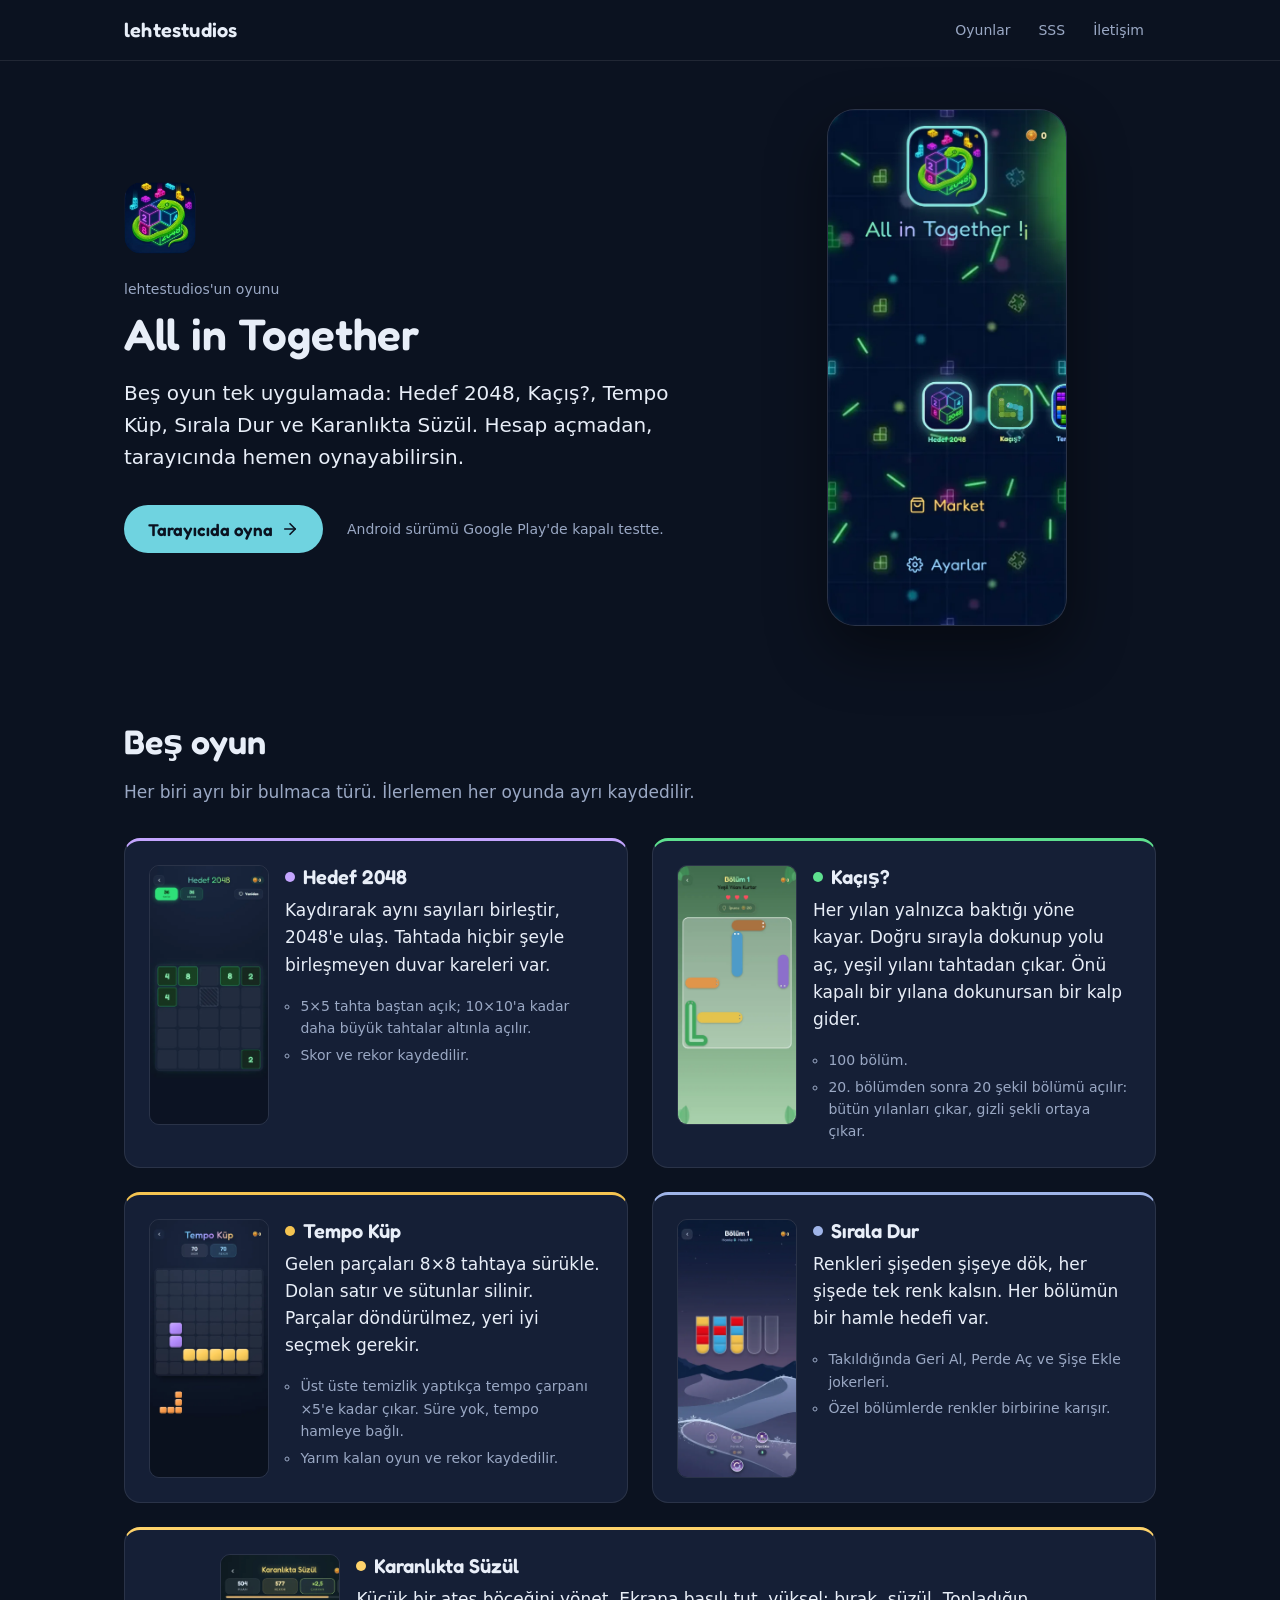
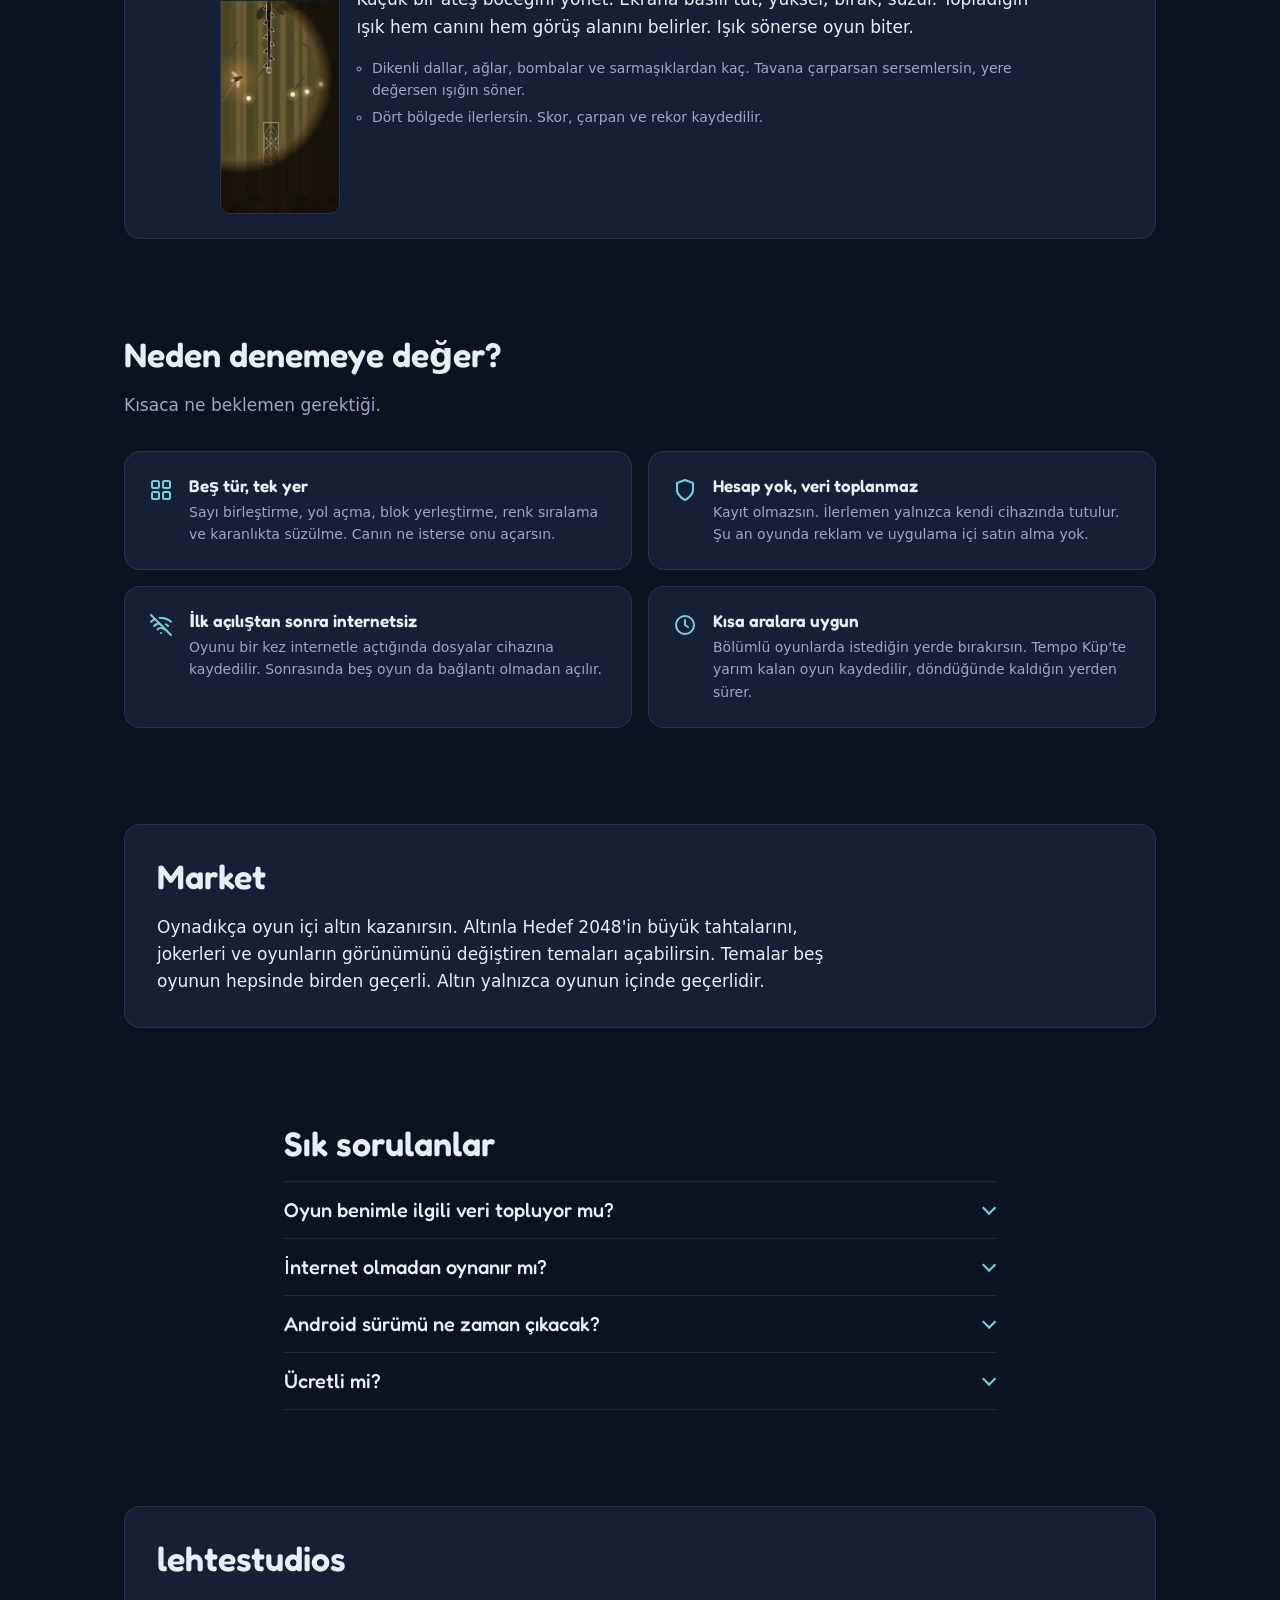
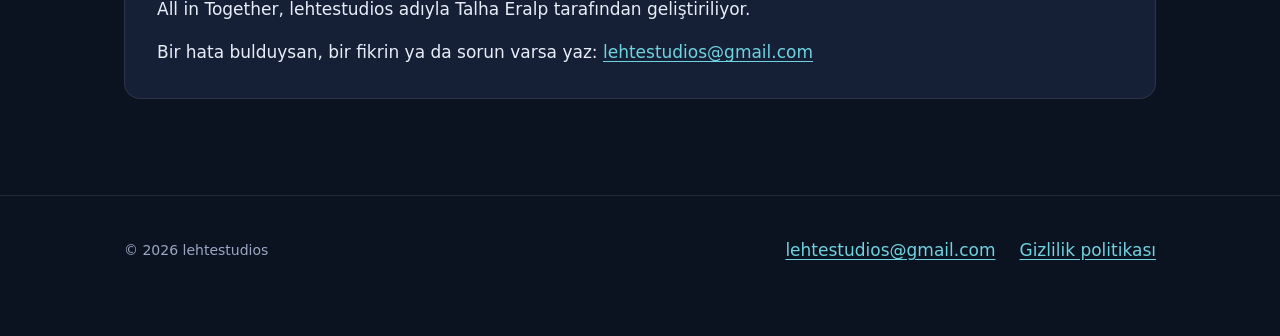
<file: index.html>
<!DOCTYPE html>
<html lang="tr">
<head>
<meta charset="UTF-8">
<meta name="viewport" content="width=device-width, initial-scale=1">
<title>All in Together — lehtestudios</title>
<meta name="description" content="All in Together: Hedef 2048, Kaçış?, Tempo Küp, Sırala Dur ve Karanlıkta Süzül tek uygulamada. Hesap gerekmez, veri toplamaz, ilk açılıştan sonra internetsiz de oynanır. lehtestudios tarafından geliştiriliyor.">
<meta name="author" content="lehtestudios (Talha Eralp)">
<meta name="theme-color" content="#0B1220">
<link rel="canonical" href="https://alehte.github.io/">

<meta property="og:type" content="website">
<meta property="og:locale" content="tr_TR">
<meta property="og:site_name" content="lehtestudios">
<meta property="og:title" content="All in Together — lehtestudios">
<meta property="og:description" content="Beş oyun tek uygulamada: Hedef 2048, Kaçış?, Tempo Küp, Sırala Dur ve Karanlıkta Süzül. Tarayıcıda oynanır, hesap gerekmez.">
<meta property="og:url" content="https://alehte.github.io/">
<meta property="og:image" content="https://alehte.github.io/img/og.png">
<meta property="og:image:width" content="1200">
<meta property="og:image:height" content="630">
<meta property="og:image:alt" content="All in Together oyun ikonu ve beş oyunun kartları">
<meta name="twitter:card" content="summary_large_image">

<link rel="icon" href="/favicon.ico" sizes="32x32">
<link rel="icon" href="/img/favicon-32.png" type="image/png" sizes="32x32">
<link rel="icon" href="/img/icon-192.png" type="image/png" sizes="192x192">
<link rel="apple-touch-icon" href="/img/apple-touch-icon.png">
<link rel="preload" href="/fonts/fredoka-latin.woff2" as="font" type="font/woff2" crossorigin>
<link rel="stylesheet" href="/css/site.css">
</head>
<body>
<a class="skip-link" href="#icerik">İçeriğe geç</a>

<header class="site-header">
  <div class="wrap">
    <a class="brand" href="/">lehtestudios</a>
    <nav class="site-nav" aria-label="Sayfa içi">
      <ul>
        <li><a href="#oyunlar">Oyunlar</a></li>
        <li><a href="#sss">SSS</a></li>
        <li><a href="#iletisim">İletişim</a></li>
      </ul>
    </nav>
  </div>
</header>

<main id="icerik">
  <section class="hero" aria-labelledby="baslik">
    <div class="wrap">
      <div>
        <img class="hero-icon" src="/img/app-icon.webp" width="72" height="72" alt="">
        <p class="eyebrow">lehtestudios'un oyunu</p>
        <h1 id="baslik">All in Together</h1>
        <p class="hero-lead">Beş oyun tek uygulamada: Hedef 2048, Kaçış?, Tempo Küp, Sırala Dur ve Karanlıkta Süzül. Hesap açmadan, tarayıcında hemen oynayabilirsin.</p>
        <div class="actions">
          <a class="button" href="https://alehte.github.io/Oyunum/">
            Tarayıcıda oyna
            <svg viewBox="0 0 24 24" fill="none" stroke="currentColor" stroke-width="2.2" stroke-linecap="round" stroke-linejoin="round" aria-hidden="true"><path d="M5 12h14"/><path d="m12 5 7 7-7 7"/></svg>
          </a>
          <p class="note">Android sürümü Google Play'de kapalı testte.</p>
        </div>
      </div>
      <div class="phone">
        <img src="/img/ana-ekran.webp" width="540" height="1169" alt="All in Together ana ekranı: oyun ikonu, kaydırılabilen oyun listesi, Market ve Ayarlar düğmeleri.">
      </div>
    </div>
  </section>

  <section class="section" id="oyunlar" aria-labelledby="oyunlar-baslik">
    <div class="wrap">
      <h2 id="oyunlar-baslik">Beş oyun</h2>
      <p class="section-lead">Her biri ayrı bir bulmaca türü. İlerlemen her oyunda ayrı kaydedilir.</p>
      <ul class="games">
        <li class="game game--2048">
          <img src="/img/hedef-2048.webp" width="540" height="1169" loading="lazy" alt="Hedef 2048 oyun ekranı: 5×5 tahtada sayılar, skor ve rekor.">
          <div>
            <h3>Hedef 2048</h3>
            <p>Kaydırarak aynı sayıları birleştir, 2048'e ulaş. Tahtada hiçbir şeyle birleşmeyen duvar kareleri var.</p>
            <ul>
              <li>5×5 tahta baştan açık; 10×10'a kadar daha büyük tahtalar altınla açılır.</li>
              <li>Skor ve rekor kaydedilir.</li>
            </ul>
          </div>
        </li>
        <li class="game game--kacis">
          <img src="/img/kacis.webp" width="540" height="1169" loading="lazy" alt="Kaçış? bölüm 1 ekranı: tahtada renkli yılanlar, üç kalp ve ipucu düğmesi.">
          <div>
            <h3>Kaçış?</h3>
            <p>Her yılan yalnızca baktığı yöne kayar. Doğru sırayla dokunup yolu aç, yeşil yılanı tahtadan çıkar. Önü kapalı bir yılana dokunursan bir kalp gider.</p>
            <ul>
              <li>100 bölüm.</li>
              <li>20. bölümden sonra 20 şekil bölümü açılır: bütün yılanları çıkar, gizli şekli ortaya çıkar.</li>
            </ul>
          </div>
        </li>
        <li class="game game--tempo">
          <img src="/img/tempo-kup.webp" width="540" height="1169" loading="lazy" alt="Tempo Küp oyun ekranı: 8×8 tahtaya yerleştirilmiş parçalar ve sıradaki parça.">
          <div>
            <h3>Tempo Küp</h3>
            <p>Gelen parçaları 8×8 tahtaya sürükle. Dolan satır ve sütunlar silinir. Parçalar döndürülmez, yeri iyi seçmek gerekir.</p>
            <ul>
              <li>Üst üste temizlik yaptıkça tempo çarpanı ×5'e kadar çıkar. Süre yok, tempo hamleye bağlı.</li>
              <li>Yarım kalan oyun ve rekor kaydedilir.</li>
            </ul>
          </div>
        </li>
        <li class="game game--sirala">
          <img src="/img/sirala-dur.webp" width="540" height="1169" loading="lazy" alt="Sırala Dur bölüm 1 ekranı: karışık renkli şişeler, iki boş şişe ve joker düğmeleri.">
          <div>
            <h3>Sırala Dur</h3>
            <p>Renkleri şişeden şişeye dök, her şişede tek renk kalsın. Her bölümün bir hamle hedefi var.</p>
            <ul>
              <li>Takıldığında Geri Al, Perde Aç ve Şişe Ekle jokerleri.</li>
              <li>Özel bölümlerde renkler birbirine karışır.</li>
            </ul>
          </div>
        </li>
        <li class="game game--ates">
          <img src="/img/karanlikta-suzul.webp" width="540" height="1169" loading="lazy" alt="Karanlıkta Süzül oyun ekranı: ışığın aydınlattığı ormanda bir ateş böceği, dikenli dal ve toplanacak ışıklar.">
          <div>
            <h3>Karanlıkta Süzül</h3>
            <p>Küçük bir ateş böceğini yönet. Ekrana basılı tut, yüksel; bırak, süzül. Topladığın ışık hem canını hem görüş alanını belirler. Işık sönerse oyun biter.</p>
            <ul>
              <li>Dikenli dallar, ağlar, bombalar ve sarmaşıklardan kaç. Tavana çarparsan sersemlersin, yere değersen ışığın söner.</li>
              <li>Dört bölgede ilerlersin. Skor, çarpan ve rekor kaydedilir.</li>
            </ul>
          </div>
        </li>
      </ul>
    </div>
  </section>

  <section class="section" aria-labelledby="neden-baslik">
    <div class="wrap">
      <h2 id="neden-baslik">Neden denemeye değer?</h2>
      <p class="section-lead">Kısaca ne beklemen gerektiği.</p>
      <ul class="facts">
        <li class="fact">
          <svg viewBox="0 0 24 24" fill="none" stroke="currentColor" stroke-width="2" stroke-linecap="round" stroke-linejoin="round" aria-hidden="true"><rect x="3" y="3" width="7" height="7" rx="1.5"/><rect x="14" y="3" width="7" height="7" rx="1.5"/><rect x="3" y="14" width="7" height="7" rx="1.5"/><rect x="14" y="14" width="7" height="7" rx="1.5"/></svg>
          <div>
            <h3>Beş tür, tek yer</h3>
            <p>Sayı birleştirme, yol açma, blok yerleştirme, renk sıralama ve karanlıkta süzülme. Canın ne isterse onu açarsın.</p>
          </div>
        </li>
        <li class="fact">
          <svg viewBox="0 0 24 24" fill="none" stroke="currentColor" stroke-width="2" stroke-linecap="round" stroke-linejoin="round" aria-hidden="true"><path d="M12 22s8-4 8-10V5l-8-3-8 3v7c0 6 8 10 8 10Z"/></svg>
          <div>
            <h3>Hesap yok, veri toplanmaz</h3>
            <p>Kayıt olmazsın. İlerlemen yalnızca kendi cihazında tutulur. Şu an oyunda reklam ve uygulama içi satın alma yok.</p>
          </div>
        </li>
        <li class="fact">
          <svg viewBox="0 0 24 24" fill="none" stroke="currentColor" stroke-width="2" stroke-linecap="round" stroke-linejoin="round" aria-hidden="true"><path d="M2 2l20 20"/><path d="M8.5 16.5a5 5 0 0 1 7 0"/><path d="M2 8.82a15 15 0 0 1 4.17-2.65"/><path d="M10.66 5c4.01-.36 8.14.9 11.34 3.76"/><path d="M16.85 11.25a10 10 0 0 1 2.22 1.68"/><path d="M5 13a10 10 0 0 1 5.24-2.76"/><path d="M12 20h.01"/></svg>
          <div>
            <h3>İlk açılıştan sonra internetsiz</h3>
            <p>Oyunu bir kez internetle açtığında dosyalar cihazına kaydedilir. Sonrasında beş oyun da bağlantı olmadan açılır.</p>
          </div>
        </li>
        <li class="fact">
          <svg viewBox="0 0 24 24" fill="none" stroke="currentColor" stroke-width="2" stroke-linecap="round" stroke-linejoin="round" aria-hidden="true"><circle cx="12" cy="12" r="9"/><path d="M12 7v5l3 2"/></svg>
          <div>
            <h3>Kısa aralara uygun</h3>
            <p>Bölümlü oyunlarda istediğin yerde bırakırsın. Tempo Küp'te yarım kalan oyun kaydedilir, döndüğünde kaldığın yerden sürer.</p>
          </div>
        </li>
      </ul>
    </div>
  </section>

  <section class="section" aria-labelledby="market-baslik">
    <div class="wrap">
      <div class="panel">
        <h2 id="market-baslik">Market</h2>
        <p>Oynadıkça oyun içi altın kazanırsın. Altınla Hedef 2048'in büyük tahtalarını, jokerleri ve oyunların görünümünü değiştiren temaları açabilirsin. Temalar beş oyunun hepsinde birden geçerli. Altın yalnızca oyunun içinde geçerlidir.</p>
      </div>
    </div>
  </section>

  <section class="section" id="sss" aria-labelledby="sss-baslik">
    <div class="wrap faq">
      <h2 id="sss-baslik">Sık sorulanlar</h2>
      <details>
        <summary>Oyun benimle ilgili veri topluyor mu?</summary>
        <div>
          <p>Hayır. Oyun kişisel veri toplamaz, saklamaz ve paylaşmaz. Açılan bölümler, rekorlar ve ayarlar yalnızca senin cihazında durur. Ayrıntılar <a href="https://alehte.github.io/Oyunum/gizlilik.html">gizlilik politikasında</a>.</p>
        </div>
      </details>
      <details>
        <summary>İnternet olmadan oynanır mı?</summary>
        <div>
          <p>Evet, ilk açılıştan sonra. İlk açılışta oyun dosyalarını indirir ve cihazına kaydeder. Bundan sonra beş oyun da internet olmadan açılır. Güncellemeler için ara sıra bağlanman yeterli.</p>
        </div>
      </details>
      <details>
        <summary>Android sürümü ne zaman çıkacak?</summary>
        <div>
          <p>Google Play'de kapalı test aşamasında. Herkese açık yayın için henüz bir tarih yok. O zamana kadar oyunu telefonunun tarayıcısında oynayabilirsin.</p>
        </div>
      </details>
      <details>
        <summary>Ücretli mi?</summary>
        <div>
          <p>Hayır, ücretsiz. Şu an oyunda reklam ve uygulama içi satın alma yok. Bu değişirse gizlilik politikası değişiklikten önce güncellenir.</p>
        </div>
      </details>
    </div>
  </section>

  <section class="section" id="iletisim" aria-labelledby="hakkinda-baslik">
    <div class="wrap">
      <div class="panel">
        <h2 id="hakkinda-baslik">lehtestudios</h2>
        <p>All in Together, lehtestudios adıyla Talha Eralp tarafından geliştiriliyor.</p>
        <p>Bir hata bulduysan, bir fikrin ya da sorun varsa yaz: <a href="mailto:lehtestudios@gmail.com">lehtestudios@gmail.com</a></p>
      </div>
    </div>
  </section>
</main>

<footer class="site-footer">
  <div class="wrap">
    <p>© 2026 lehtestudios</p>
    <ul>
      <li><a href="mailto:lehtestudios@gmail.com">lehtestudios@gmail.com</a></li>
      <li><a href="https://alehte.github.io/Oyunum/gizlilik.html">Gizlilik politikası</a></li>
    </ul>
  </div>
</footer>
</body>
</html>
</file>
<file: css/site.css>
/* lehtestudios — site stilleri
   Tek tema (koyu). Harici kaynak yok: yazı tipi yerel, JS yok.
   Renkler ve boşluklar aşağıdaki değişkenlerden gelir; bileşenlerde ham renk kullanma. */

/* Fredoka — yerel değişken yazı tipi (ağırlık 300-700), SIL OFL 1.1 (fonts/LICENSE-Fredoka.txt).
   latin-ext alt kümesi Türkçe'nin ğ, ş, İ, ı harflerini taşır. */
@font-face {
  font-family: "Fredoka"; font-style: normal; font-display: swap; font-weight: 300 700;
  src: url(/fonts/fredoka-latin-ext.woff2) format("woff2");
  unicode-range: U+0100-02BA, U+02BD-02C5, U+02C7-02CC, U+02CE-02D7, U+02DD-02FF, U+0304, U+0308, U+0329, U+1D00-1DBF, U+1E00-1E9F, U+1EF2-1EFF, U+2020, U+20A0-20AB, U+20AD-20C0, U+2113, U+2C60-2C7F, U+A720-A7FF;
}
@font-face {
  font-family: "Fredoka"; font-style: normal; font-display: swap; font-weight: 300 700;
  src: url(/fonts/fredoka-latin.woff2) format("woff2");
  unicode-range: U+0000-00FF, U+0131, U+0152-0153, U+02BB-02BC, U+02C6, U+02DA, U+02DC, U+0304, U+0308, U+0329, U+2000-206F, U+20AC, U+2122, U+2191, U+2193, U+2212, U+2215, U+FEFF, U+FFFD;
}

:root {
  color-scheme: dark;

  /* renkler — kontrastlar #0B1220 zemininde ölçüldü */
  --bg: #0B1220;
  --surface: #151F36;
  --border: rgba(255, 255, 255, .09);
  --text: #E8EEF8;          /* 16.1:1 */
  --text-muted: #9AA8C4;    /* 7.8:1 */
  --accent: #6FD3E0;        /* 10.8:1 */
  --on-accent: #0B1220;
  --game-2048: #C4A5FF;
  --game-kacis: #5EE08F;
  --game-tempo: #F5C451;
  --game-sirala: #9FB4E8;
  --game-ates: #FFD36B;

  /* yazı */
  --font-display: "Fredoka", system-ui, sans-serif;
  --font-body: system-ui, -apple-system, "Segoe UI", Roboto, "Helvetica Neue", Arial, sans-serif;
  --fs-sm: .875rem;   /* 14 */
  --fs-base: 1.0625rem; /* 17 */
  --fs-lg: 1.25rem;   /* 20 */
  --fs-xl: 1.625rem;  /* 26 */
  --fs-2xl: 2.125rem; /* 34 */
  --fs-3xl: clamp(2.25rem, 1.6rem + 3vw, 2.75rem); /* 36-44 */

  /* boşluk (4px taban) */
  --s1: 4px; --s2: 8px; --s3: 12px; --s4: 16px; --s5: 24px;
  --s6: 32px; --s7: 48px; --s8: 64px; --s9: 96px;

  --radius: 16px;
  --radius-sm: 10px;
  --max: 1080px;
  --measure: 65ch;
  --gutter: clamp(16px, 4vw, 24px);
  --section: var(--s8);
  --dur: 200ms;
}
@media (min-width: 768px) { :root { --section: var(--s9); } }

*, *::before, *::after { box-sizing: border-box; }

html { -webkit-text-size-adjust: 100%; text-size-adjust: 100%; scroll-behavior: smooth; }
body {
  margin: 0;
  background: var(--bg);
  color: var(--text);
  font-family: var(--font-body);
  font-size: var(--fs-base);
  line-height: 1.6;
  overflow-wrap: break-word;
}
img { display: block; max-width: 100%; height: auto; }

h1, h2, h3 {
  font-family: var(--font-display);
  font-weight: 600;
  line-height: 1.2;
  margin: 0 0 var(--s4);
  text-wrap: balance;
}
h1 { font-size: var(--fs-3xl); }
h2 { font-size: var(--fs-2xl); }
h3 { font-size: var(--fs-lg); }
p { margin: 0 0 var(--s4); max-width: var(--measure); }
p:last-child { margin-bottom: 0; }

a { color: var(--accent); text-underline-offset: 3px; }
a:hover { text-decoration-thickness: 2px; }

:focus-visible { outline: 2px solid var(--accent); outline-offset: 3px; border-radius: 4px; }

.skip-link {
  position: absolute; left: var(--s4); top: -100px; z-index: 10;
  background: var(--accent); color: var(--on-accent);
  padding: var(--s3) var(--s4); border-radius: var(--radius-sm); font-weight: 600;
}
.skip-link:focus { top: var(--s4); }

.wrap { max-width: var(--max); margin: 0 auto; padding: 0 var(--gutter); }
.section { padding: var(--section) 0 0; }
.section-lead { color: var(--text-muted); margin-bottom: var(--s6); }

/* ---------- üst bar ---------- */
.site-header { border-bottom: 1px solid var(--border); }
.site-header .wrap {
  display: flex; align-items: center; justify-content: space-between; gap: var(--s4);
  min-height: 60px;
}
.brand {
  font-family: var(--font-display); font-weight: 600; font-size: var(--fs-lg);
  color: var(--text); text-decoration: none; letter-spacing: .01em;
  display: inline-flex; align-items: center; min-height: 44px;
}
.site-nav ul { display: flex; gap: var(--s1); list-style: none; margin: 0; padding: 0; }
.site-nav a {
  display: inline-flex; align-items: center; min-height: 44px; padding: 0 var(--s3);
  color: var(--text-muted); text-decoration: none; font-size: var(--fs-sm);
  border-radius: var(--radius-sm); transition: color var(--dur) ease;
}
.site-nav a:hover { color: var(--text); }
@media (max-width: 560px) { .site-nav { display: none; } }

/* ---------- giriş ---------- */
.hero { padding-top: var(--s7); }
.hero .wrap { display: grid; gap: var(--s7); align-items: center; }
@media (min-width: 860px) { .hero .wrap { grid-template-columns: 1.15fr .85fr; } }
.hero-icon { width: 72px; height: 72px; border-radius: 18px; margin-bottom: var(--s5); }
.eyebrow { color: var(--text-muted); font-size: var(--fs-sm); margin-bottom: var(--s2); }
.hero-lead { font-size: var(--fs-lg); color: var(--text); margin-bottom: var(--s6); }

.actions { display: flex; flex-wrap: wrap; align-items: center; gap: var(--s4) var(--s5); }
.button {
  display: inline-flex; align-items: center; justify-content: center; gap: var(--s2);
  min-height: 48px; padding: 0 var(--s5);
  background: var(--accent); color: var(--on-accent);
  font-family: var(--font-display); font-weight: 600; font-size: var(--fs-base);
  text-decoration: none; border-radius: 999px;
  transition: transform var(--dur) ease, box-shadow var(--dur) ease;
}
.button:hover { transform: translateY(-1px); box-shadow: 0 6px 20px rgba(111, 211, 224, .25); }
.button svg { width: 18px; height: 18px; flex: none; }
.note { color: var(--text-muted); font-size: var(--fs-sm); margin: 0; }

.phone {
  width: min(100%, 240px); margin: 0 auto;
  border-radius: 28px; overflow: hidden;
  border: 1px solid var(--border); background: var(--surface);
  box-shadow: 0 24px 60px rgba(0, 0, 0, .45);
}
.phone img { width: 100%; aspect-ratio: 540 / 1169; object-fit: cover; }

/* ---------- oyun kartları ---------- */
.games { display: grid; gap: var(--s5); grid-template-columns: 1fr; list-style: none; margin: 0; padding: 0; }
@media (min-width: 640px) { .games { grid-template-columns: repeat(2, 1fr); } }

.game {
  --game: var(--accent);
  display: grid; grid-template-columns: 1fr; gap: var(--s4);
  background: var(--surface); border: 1px solid var(--border);
  border-top: 3px solid var(--game);
  border-radius: var(--radius); padding: var(--s5) var(--s4);
}
/* dar ekranda görsel metnin altında, yatay ve kırpılmış durur: metin tam genişlikte kalır */
.game img { order: 2; aspect-ratio: 4 / 3; object-position: center 45%; }
@media (min-width: 520px) and (max-width: 639px), (min-width: 900px) {
  .game { grid-template-columns: 120px 1fr; padding: var(--s5); }
  .game img { order: 0; aspect-ratio: 540 / 1169; object-position: center; }
}
.game--2048 { --game: var(--game-2048); }
.game--kacis { --game: var(--game-kacis); }
.game--tempo { --game: var(--game-tempo); }
.game--sirala { --game: var(--game-sirala); }
.game--ates { --game: var(--game-ates); }

/* tek sayıda kartta son kart iki sütunu kaplar; görsel yanda dar kalır, metin okunur genişlikte ortalanır */
@media (min-width: 640px) {
  .game:last-child:nth-child(odd) {
    grid-column: 1 / -1;
    grid-template-columns: 120px minmax(0, var(--measure));
    justify-content: center;
    padding: var(--s5);
  }
  .game:last-child:nth-child(odd) img { order: 0; aspect-ratio: 540 / 1169; object-position: center; }
}

.game img {
  width: 100%; object-fit: cover;
  border-radius: var(--radius-sm); border: 1px solid var(--border);
}
.game h3 { display: flex; align-items: center; gap: var(--s2); margin-bottom: var(--s2); }
.game h3::before {
  content: ""; width: 10px; height: 10px; border-radius: 50%; background: var(--game); flex: none;
}
.game p { font-size: var(--fs-base); }
.game ul { margin: var(--s3) 0 0; padding-left: 1.1em; color: var(--text-muted); font-size: var(--fs-sm); }
.game li + li { margin-top: var(--s1); }

/* ---------- neden ---------- */
.facts { display: grid; gap: var(--s4); grid-template-columns: 1fr; list-style: none; margin: 0; padding: 0; }
@media (min-width: 640px) { .facts { grid-template-columns: repeat(2, 1fr); } }
.fact {
  display: flex; gap: var(--s4); align-items: flex-start;
  background: var(--surface); border: 1px solid var(--border);
  border-radius: var(--radius); padding: var(--s5);
}
.fact svg { width: 24px; height: 24px; flex: none; color: var(--accent); margin-top: 2px; }
.fact h3 { font-size: var(--fs-base); font-family: var(--font-display); margin-bottom: var(--s1); }
.fact p { color: var(--text-muted); font-size: var(--fs-sm); }

/* ---------- market + hakkında ---------- */
.panel {
  background: var(--surface); border: 1px solid var(--border);
  border-radius: var(--radius); padding: var(--s6) var(--s5);
}
@media (min-width: 640px) { .panel { padding: var(--s6); } }

/* ---------- SSS ---------- */
.faq { max-width: 760px; }
.faq details { border-bottom: 1px solid var(--border); }
.faq details:first-of-type { border-top: 1px solid var(--border); }
.faq summary {
  display: flex; justify-content: space-between; align-items: center; gap: var(--s4);
  min-height: 56px; padding: var(--s3) 0; cursor: pointer; list-style: none;
  font-family: var(--font-display); font-weight: 500; font-size: var(--fs-lg);
}
.faq summary::-webkit-details-marker { display: none; }
.faq summary::after {
  content: ""; width: 10px; height: 10px; flex: none; margin-right: 4px;
  border-right: 2px solid var(--accent); border-bottom: 2px solid var(--accent);
  transform: rotate(45deg) translateY(-3px); transition: transform var(--dur) ease;
}
.faq details[open] summary::after { transform: rotate(-135deg) translateY(-3px); }
.faq details > div { padding: 0 0 var(--s5); color: var(--text-muted); }

/* ---------- alt bilgi ---------- */
.site-footer { margin-top: var(--section); border-top: 1px solid var(--border); padding: var(--s6) 0 var(--s7); }
.site-footer .wrap { display: flex; flex-wrap: wrap; justify-content: space-between; gap: var(--s4); }
.site-footer ul { display: flex; flex-wrap: wrap; gap: var(--s1) var(--s5); list-style: none; margin: 0; padding: 0; }
.site-footer a { display: inline-flex; align-items: center; min-height: 44px; }
.site-footer p { color: var(--text-muted); font-size: var(--fs-sm); display: flex; align-items: center; min-height: 44px; }

/* ---------- 404 ---------- */
.notfound { min-height: 70vh; display: grid; place-items: center; text-align: center; padding: var(--s8) 0; }
.notfound p { margin-left: auto; margin-right: auto; color: var(--text-muted); }
.notfound .actions { justify-content: center; margin-top: var(--s5); }
.notfound .actions a:not(.button) { display: inline-flex; align-items: center; min-height: 44px; }

/* ---------- hareketi azalt ---------- */
@media (prefers-reduced-motion: reduce) {
  html { scroll-behavior: auto; }
  *, *::before, *::after { transition: none !important; animation: none !important; }
  .button:hover { transform: none; }
}
</file>
